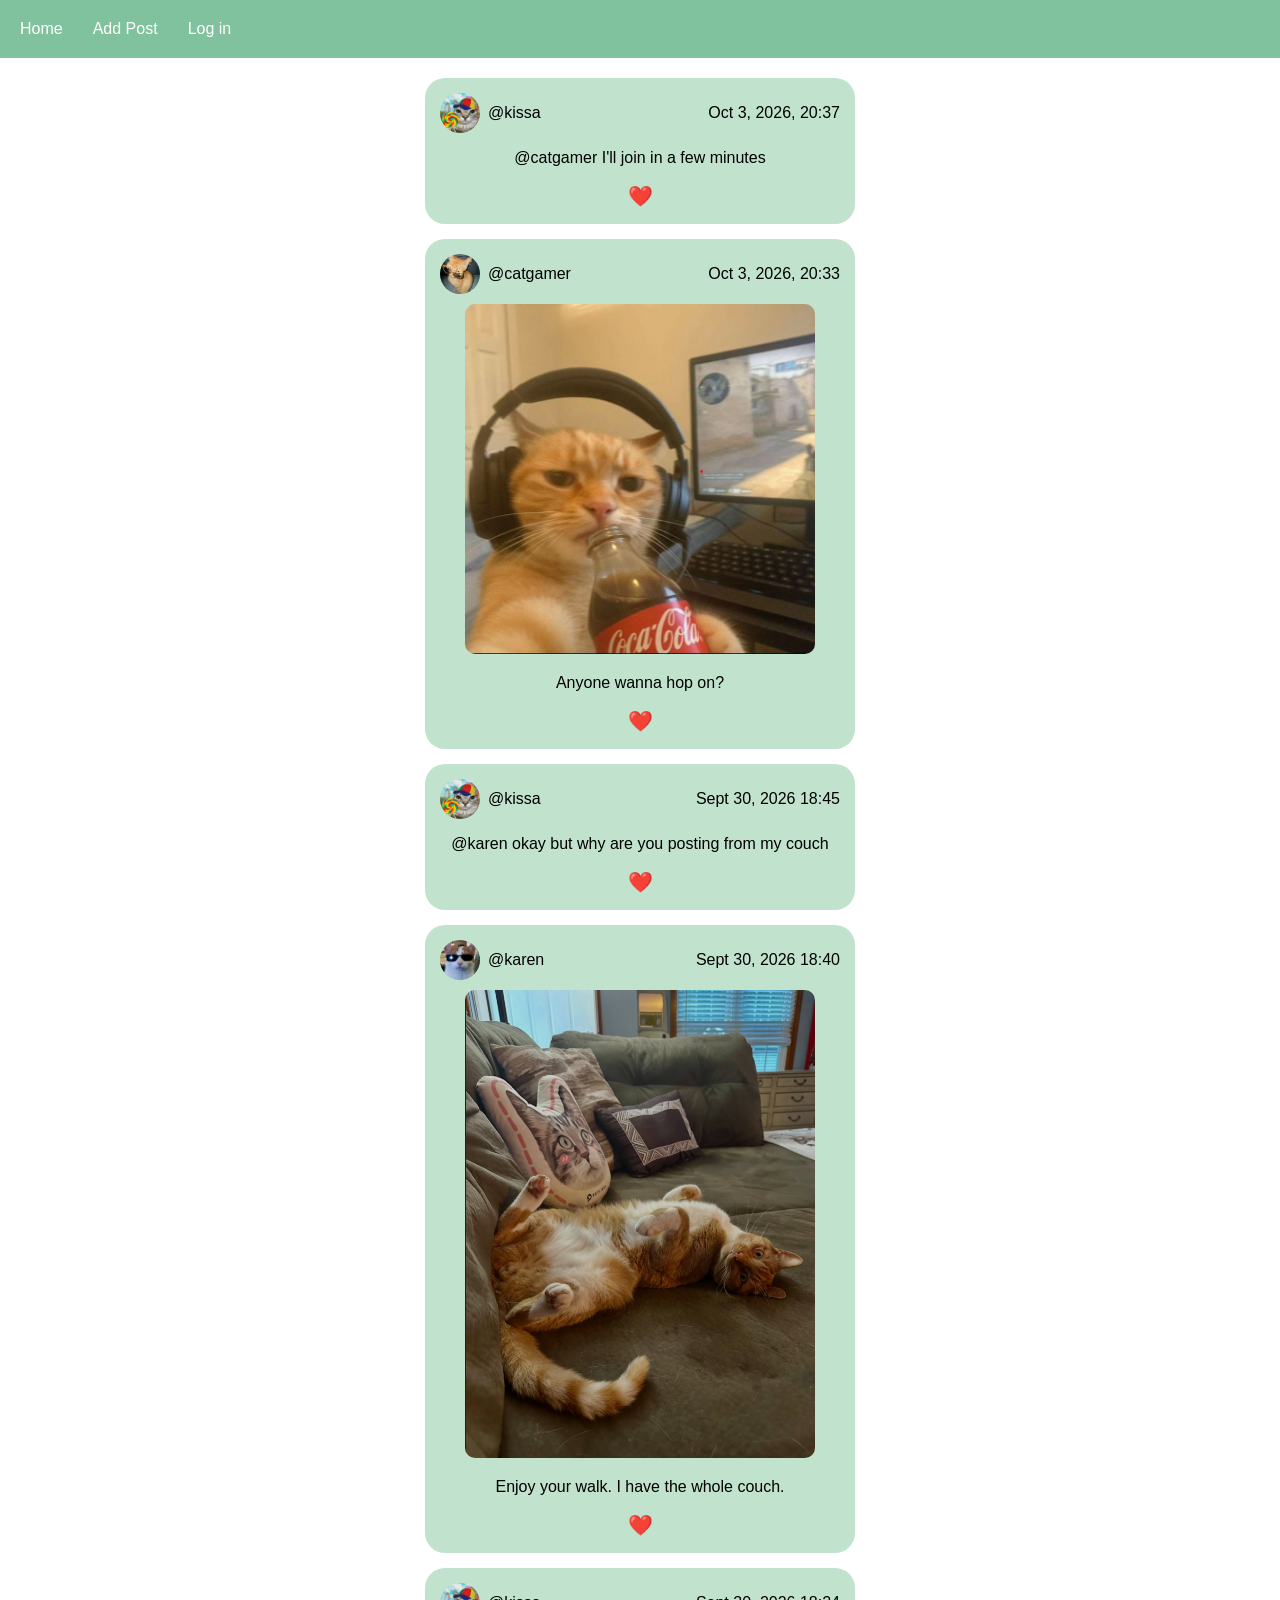
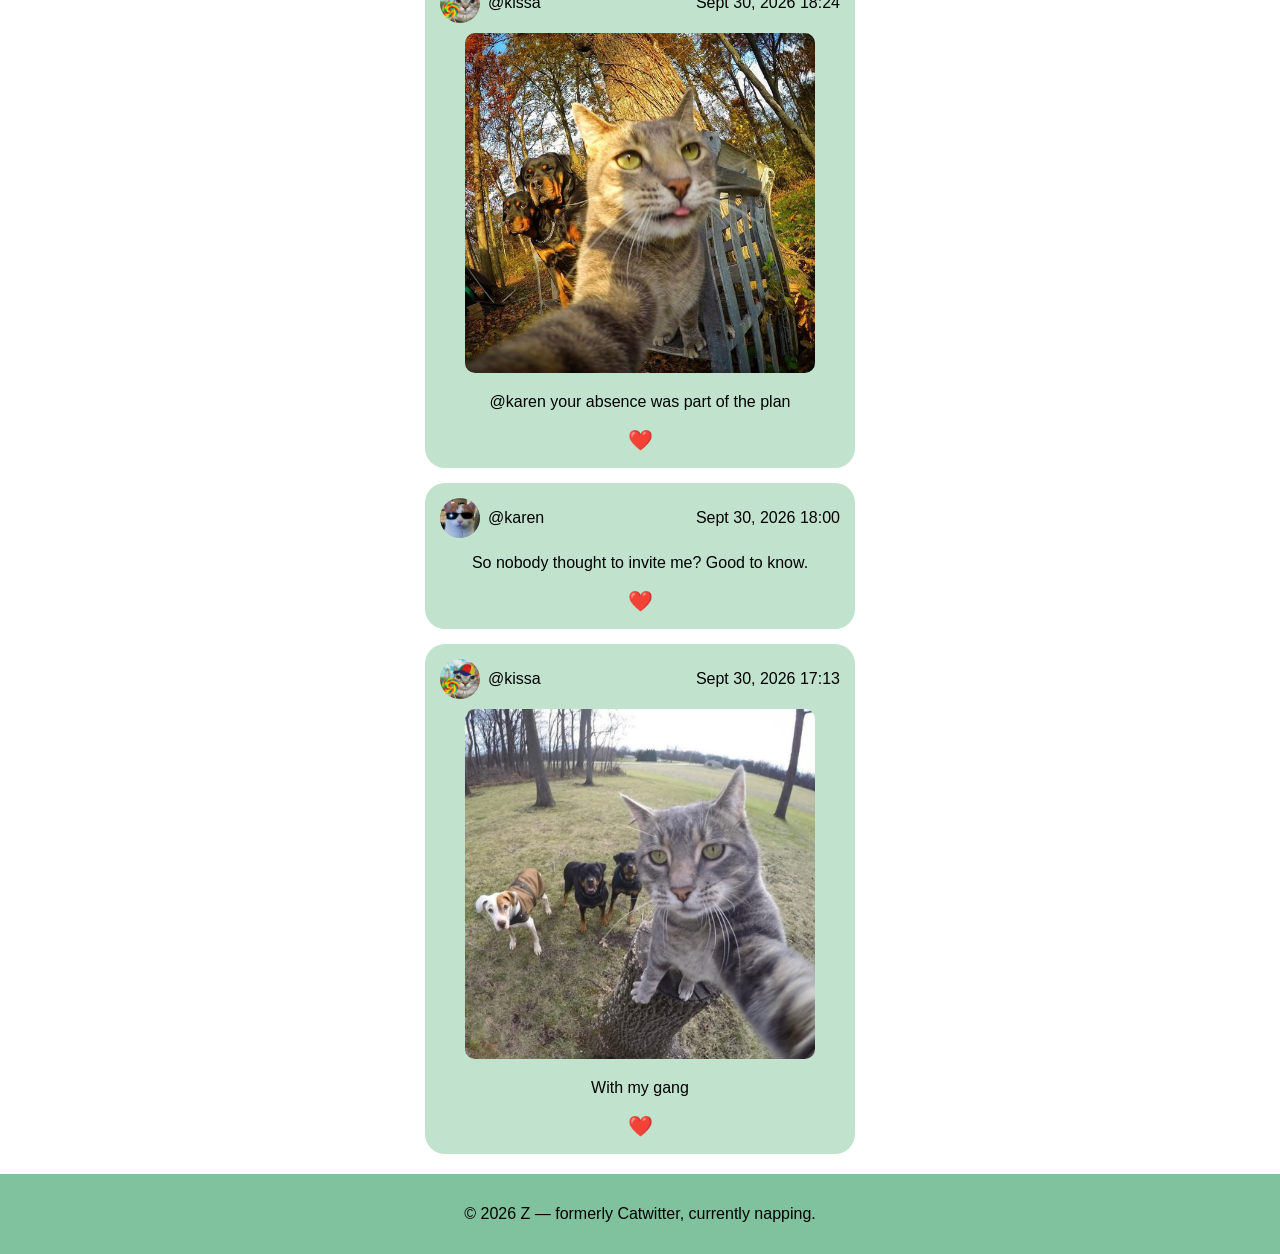
<file: index.html>
<!doctype html>
<html lang="en">
  <head>
    <meta charset="UTF-8" />
    <meta name="viewport" content="width=device-width, initial-scale=1.0" />
    <title>Homework1</title>

    <link rel="stylesheet" href="style.css" />
  </head>

  <body>
    <!-- Navigation bar with links to all main pages -->
    <header>
      <nav>
        <a href="index.html">Home</a>
        <a href="addPost.html">Add Post</a>
        <a href="login.html">Log in</a>
      </nav>
    </header>

    <!-- Main content containing five different posts -->
    <main>
      <!-- First post -->
      <article>
        <div class="post-header">
          <div class="user-info">
            <img src="kotik.jpg" alt="Profile picture" />
            <span class="username">@kissa</span>
          </div>
          <span>Sept 30, 2026 17:13</span>
        </div>
        <img class="post-image" src="catwithhomies.jpg" alt="Cat with dogs" />
        <p>With my gang</p>
        <button class="reaction">❤️</button>
      </article>

      <!-- Second post -->
      <article>
        <div class="post-header">
          <div class="user-info">
            <img src="cat2.jpg" alt="Cat profile picture" />
            <span class="username">@karen</span>
          </div>
          <span>Sept 30, 2026 18:00</span>
        </div>
        <p>So nobody thought to invite me? Good to know.</p>
        <button class="reaction">❤️</button>
      </article>

      <!-- Third post -->
      <article>
        <div class="post-header">
          <div class="user-info">
            <img src="kotik.jpg" alt="Profile picture" />
            <span class="username">@kissa</span>
          </div>
          <span>Sept 30, 2026 18:24</span>
        </div>
        <img class="post-image" src="post3.jpg" alt="Cat outdoors" />
        <p>@karen your absence was part of the plan</p>
        <button class="reaction">❤️</button>
      </article>

      <!-- Fourth post -->
      <article>
        <div class="post-header">
          <div class="user-info">
            <img src="cat2.jpg" alt="Karen's profile picture" />
            <span class="username">@karen</span>
          </div>
          <span>Sept 30, 2026 18:40</span>
        </div>

        <img class="post-image" src="karen-couch.png" alt="Karen relaxing on the couch" />

        <p>Enjoy your walk. I have the whole couch.</p>
        <button class="reaction">❤️</button>
      </article>

      <!-- Fifth post -->
      <article>
        <div class="post-header">
          <div class="user-info">
            <img src="kotik.jpg" alt="Kissa's profile picture" />
            <span class="username">@kissa</span>
          </div>
          <span>Sept 30, 2026 18:45</span>
        </div>

        <p>@karen okay but why are you posting from my couch</p>
        <button class="reaction">❤️</button>
      </article>

      <!-- Sixth post -->
      <article>
        <div class="post-header">
          <div class="user-info">
            <img src="cat3.jpg" alt="Profile picture 3" />
            <span class="username">@catgamer</span>
          </div>
          <span>Oct 3, 2026, 20:33</span>
        </div>
        <img class="post-image" src="catplayer.jpg" alt="Gamer cat" />
        <p>Anyone wanna hop on?</p>
        <button class="reaction">❤️</button>
      </article>

      <!-- Seventh post -->
      <article>
        <div class="post-header">
          <div class="user-info">
            <img src="kotik.jpg" alt="Profile picture" />
            <span class="username">@kissa</span>
          </div>
          <span>Oct 3, 2026, 20:37</span>
        </div>
        <p>@catgamer I'll join in a few minutes</p>
        <button class="reaction">❤️</button>
      </article>
    </main>

    <!-- Bottom section of the page -->
    <footer>
      <p>© 2026 Z — formerly Catwitter, currently napping.</p>
    </footer>
  </body>
</html>
</file>
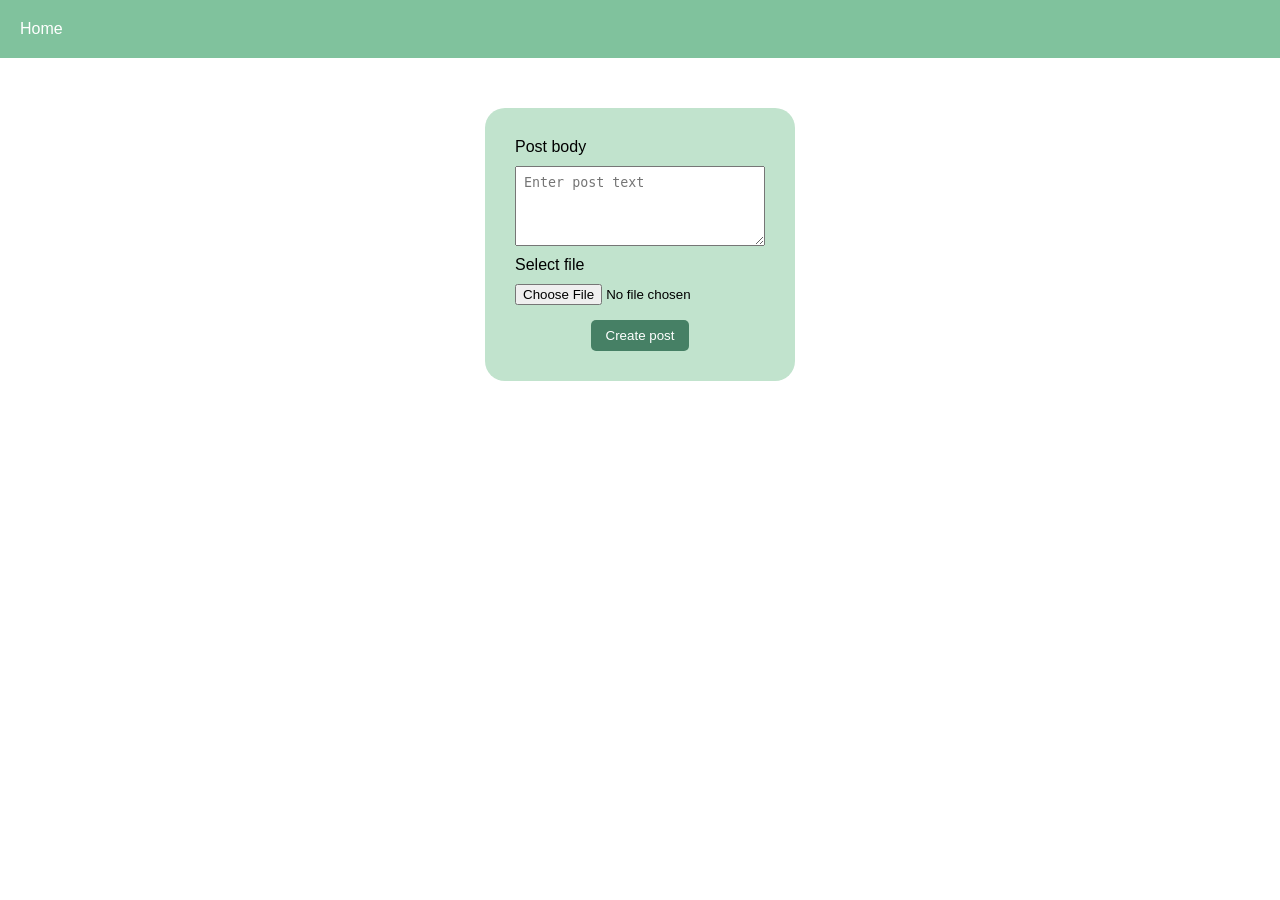
<file: addPost.html>
<!doctype html>
<html lang="en">
  <head>
    <meta charset="UTF-8" />
    <meta name="viewport" content="width=device-width, initial-scale=1.0" />
    <title>Add Post</title>

    <link rel="stylesheet" href="style.css" />
  </head>

  <body>
    <!-- Navigation bar -->
    <header>
      <nav>
        <a href="index.html">Home</a>
      </nav>
    </header>

    <!-- Main section for creating a new post -->
    <main>
      <article class="add-post">
        <!-- Form redirects to the home page after creating a post -->
        <form action="index.html">
          <label for="post-body">Post body</label>
          <textarea
            id="post-body"
            name="post-body"
            placeholder="Enter post text"
          ></textarea>

          <label for="post-image">Select file</label>
          <input
            type="file"
            id="post-image"
            name="post-image"
            accept="image/*"
          />

          <button type="submit">Create post</button>
        </form>
      </article>
    </main>
  </body>
</html>
</file>
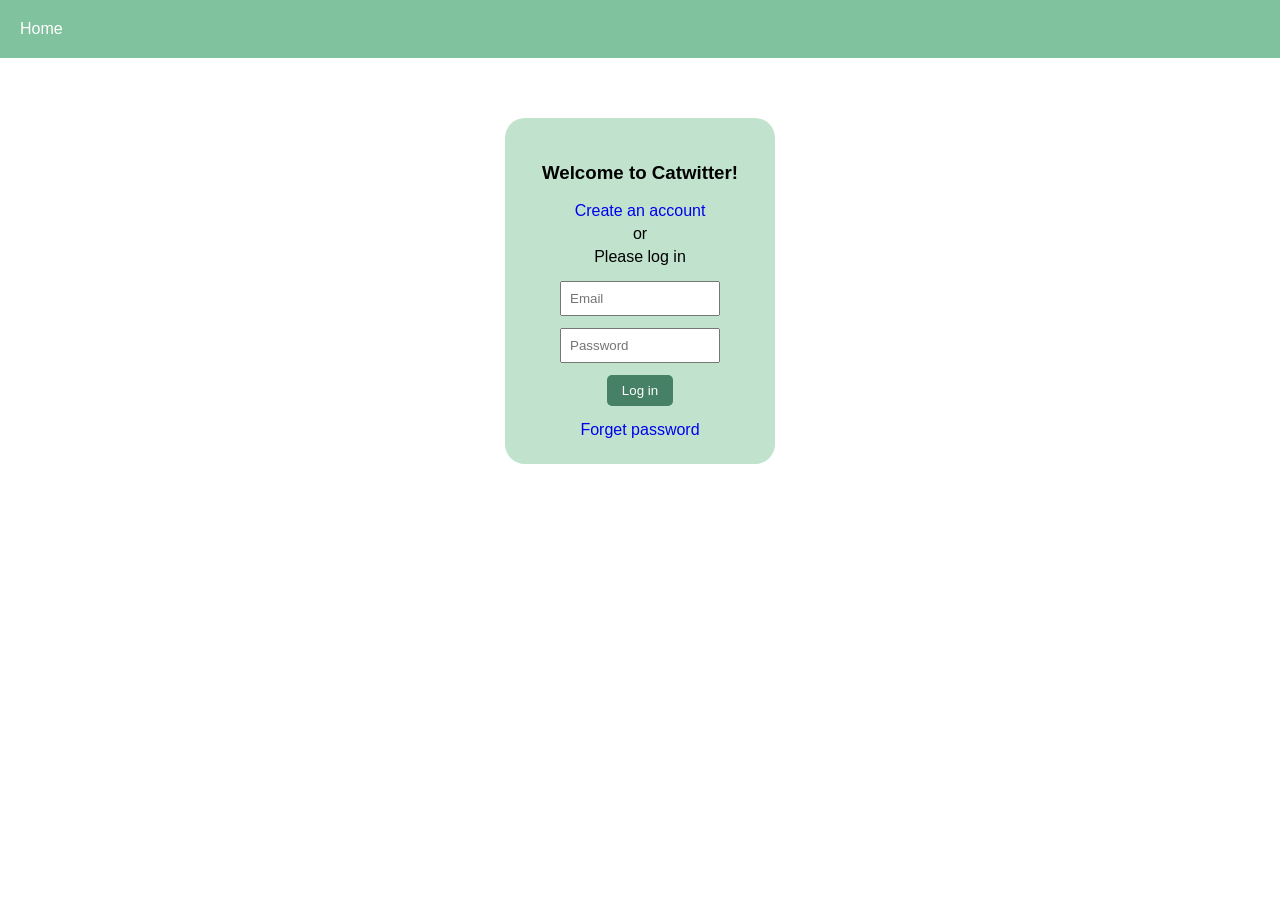
<file: login.html>
<!doctype html>
<html lang="en">
  <head>
    <meta charset="UTF-8" />
    <meta name="viewport" content="width=device-width, initial-scale=1.0" />
    <title>homework1</title>

    <link rel="stylesheet" href="style.css" />
  </head>

  <body>
    <!-- Navigation bar -->
    <header>
      <nav>
        <a href="index.html">Home</a>
      </nav>
    </header>

    <!-- Main login section -->
    <main>
      <article class="login">
        <h3>Welcome to Catwitter!</h3>
        <a href="#">Create an account</a>
        <p>or</p>
        <p>Please log in</p>

        <!-- Required fields prevent submitting an incomplete login form -->
        <form action="index.html">
          <input type="email" name="email" placeholder="Email" required />
          <input
            type="password"
            name="password"
            placeholder="Password"
            required
          />
          <button type="submit">Log in</button>
        </form>
        <a href="#">Forget password</a>
      </article>
    </main>
  </body>
</html>
</file>
<file: style.css>
/* Gives the page a simple layout and removes default spacing */
body {
    margin: 0;
    font-family: Arial, sans-serif;
}

/* Header and navigation */

/* Styles the header at the top of the page */
header {
    background-color: #80c29d;
    padding: 15px;
}

/* Uses Flexbox to place navigation links next to each other */
nav {
    display: flex;
    gap: 20px;
}

/* Descendant selector, styles links inside the navigation bar */
nav a {
    text-decoration: none;
    padding: 5px;
    color: white;
}

/* Pseudo-class, changes the background when hovering over a link */
nav a:hover {
    background-color: #468065;
    border-radius: 10px;
}

/* Main */

/* Uses Flexbox to arrange the main content reverse order */
main {
    display: flex;
    flex-direction: column-reverse;
    align-items: center;
    gap: 15px;
    padding: 20px;
}

/* Styles each post/content box */
article {
    background-color: #c1e3cd;
    width: 400px;
    max-width: 90%;
    text-align: center;
    padding: 15px;
    border-radius: 20px;
}

/* Posts */

/* Places user information and date on opposite sides */
.post-header {
    display: flex;
    justify-content: space-between;
    align-items: center;
}

/* Places the profile picture and username next to each other */
.user-info {
    display: flex;
    align-items: center;
    gap: 8px;
}

/* Styles the profile picture */
.user-info img {
    width: 40px;
    height: 40px;
    border-radius: 50%;
    object-fit: cover;
}

/* Keeps post images inside the post */
.post-image {
    width: 100%;
    max-width: 350px;
    height: auto;
    border-radius: 10px;
    margin-top: 10px;
}

/* Styles the reaction button */
.reaction {
    border: none;
    background: none;
    cursor: pointer;
    font-size: 20px;
}

/* Login page */

/* Makes the login box smaller than a regular post */
.login {
    width: 220px;
    padding: 25px;
    margin-top: 40px;
}

/* Descendant selector, places login fields under each other */
.login form {
    display: flex;
    flex-direction: column;
    align-items: center;
    gap: 12px;
    margin: 15px 0;
}

/* Styles the login input fields */
.login input {
    width: 160px;
    padding: 8px;
    box-sizing: border-box;
}

/* Styles the login button */
.login button {
    padding: 8px 15px;
    background-color: #468065;
    color: white;
    border: none;
    border-radius: 5px;
    cursor: pointer;
}

/* Removes underlines from links in the login box */
.login a {
    text-decoration: none;
}

/* Selectors */

/* Child selector: selects paragraphs directly inside the login box */
.login > p {
    margin: 5px;
}

/* Adjacent sibling selector, selects a paragraph directly after another paragraph */
.login p + p {
    margin-top: 0;
}

/* General sibling selector, selects the form that comes after the heading */
.login h3 ~ form {
    margin-top: 15px;
}


/* Add post page */

/* Makes the Add Post box smaller */
.add-post {
    width: 250px;
    padding: 30px;
    margin-top: 30px;
}

/* Places all Add Post form elements underneath each other */
.add-post form {
    display: flex;
    flex-direction: column;
    gap: 10px;
    text-align: left;
}

/* Gives the post text area a suitable size */
.add-post textarea {
    height: 80px;
    padding: 8px;
    resize: vertical;
    box-sizing: border-box;
}

/* Adds spacing below the file input */
.add-post input[type="file"] {
    margin-bottom: 5px;
}

/* Styles the Create post button */
.add-post button {
    align-self: center;
    padding: 8px 15px;
    background-color: #468065;
    color: white;
    border: none;
    border-radius: 5px;
    cursor: pointer;
}

/* Footer */

footer {
    padding: 15px;
    background-color: #80c29d;
    text-align: center;
}
</file>
